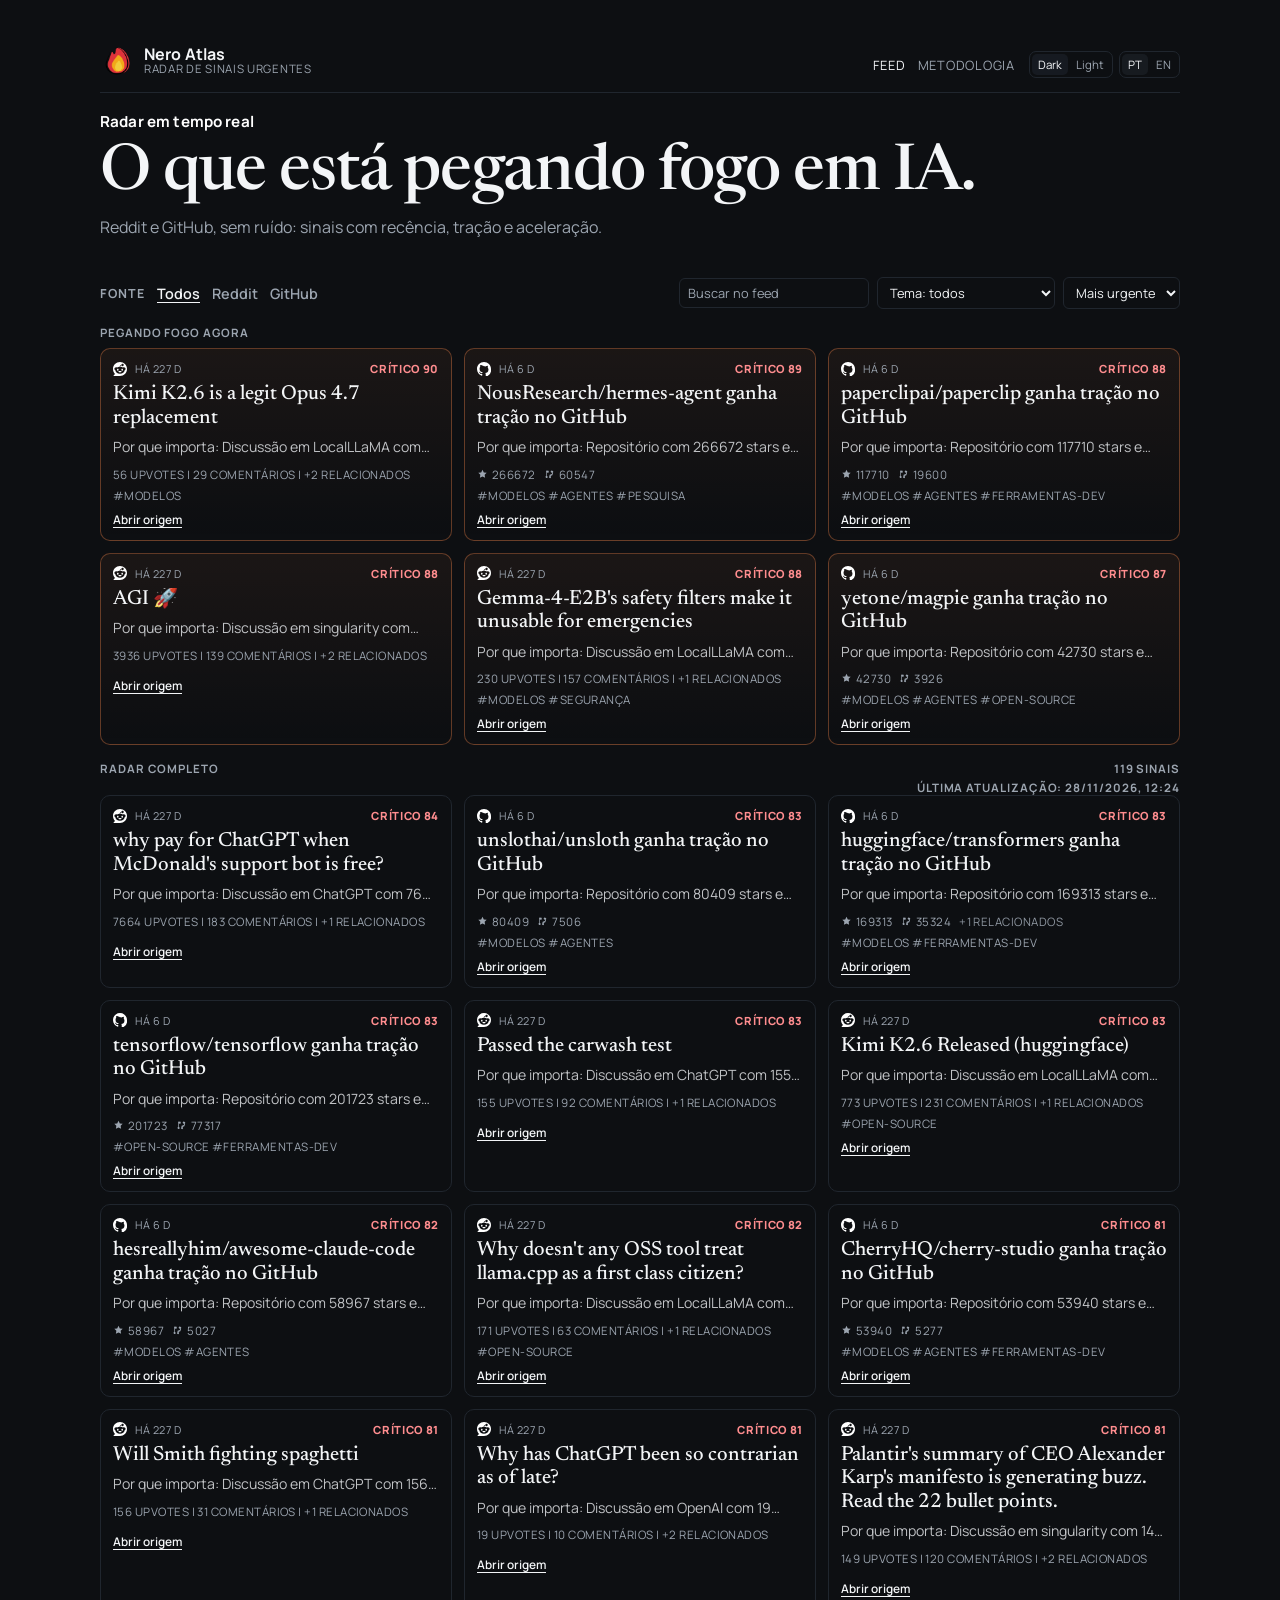
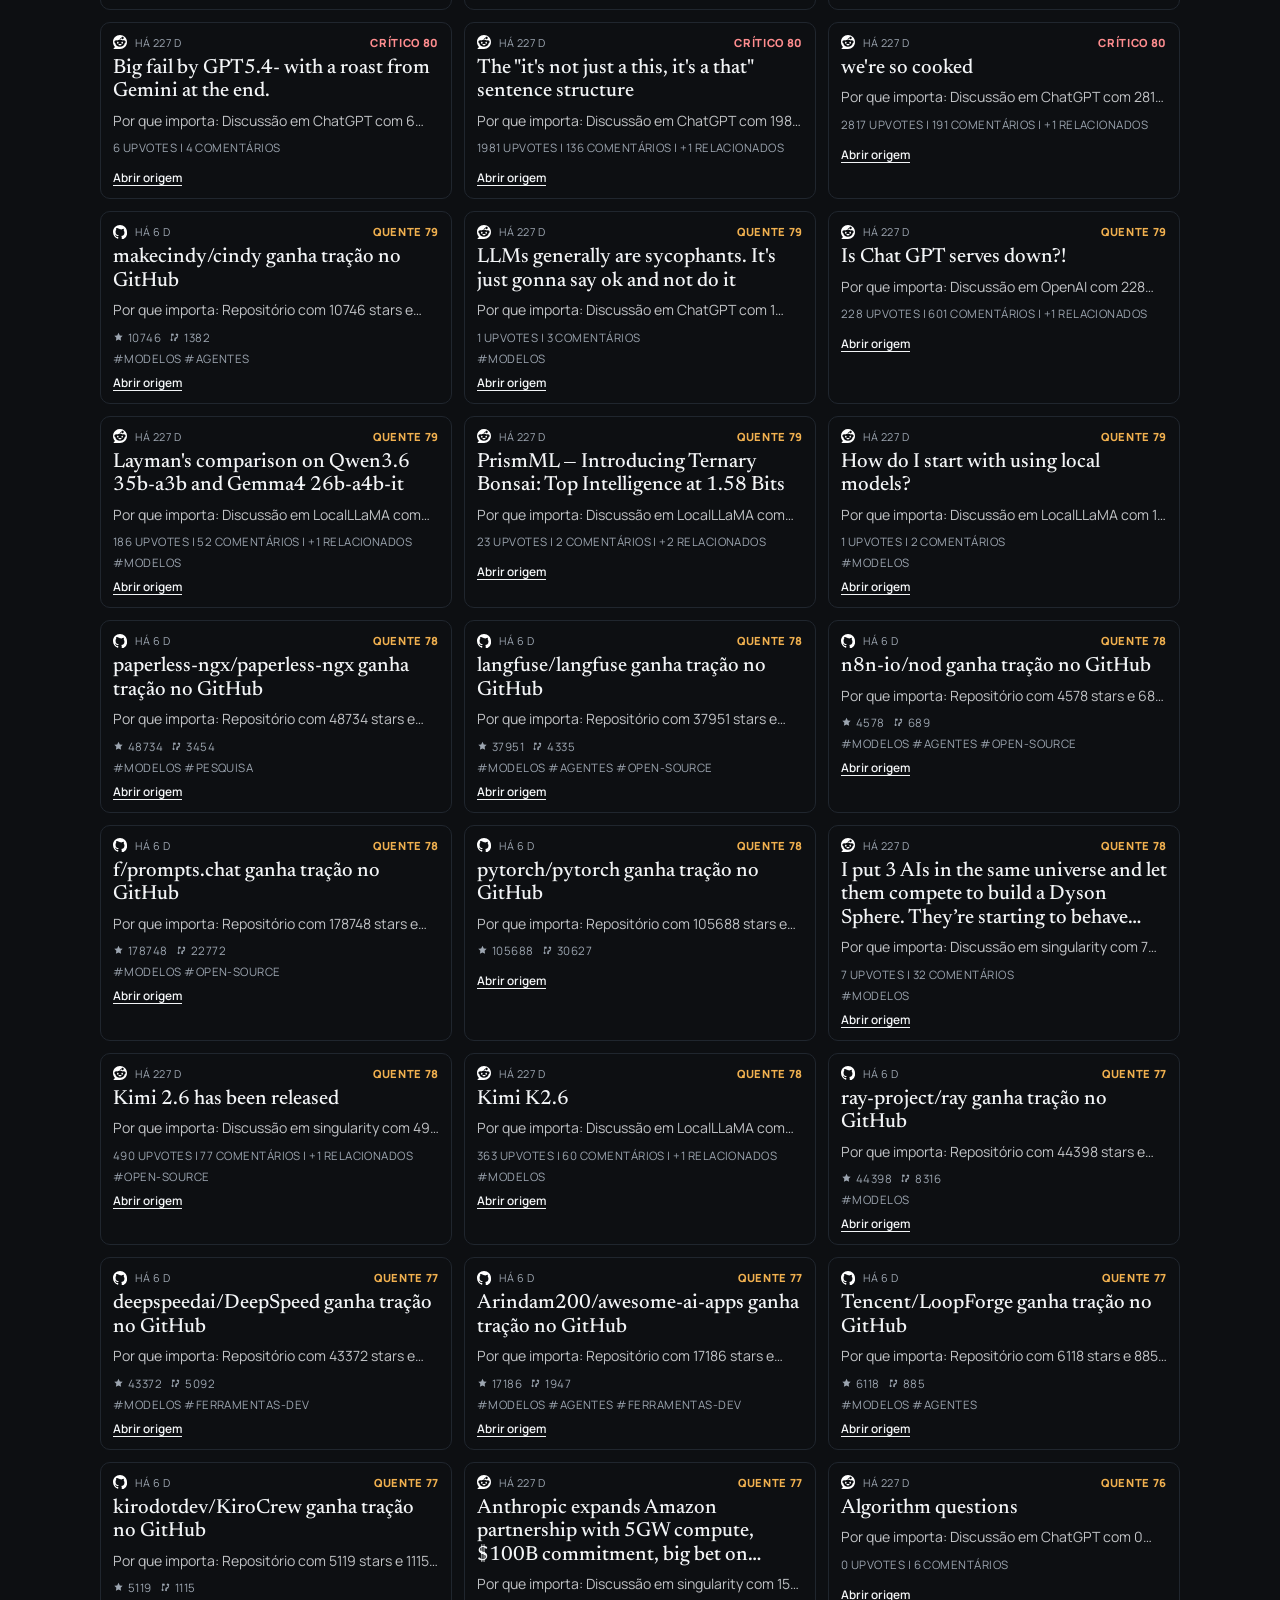
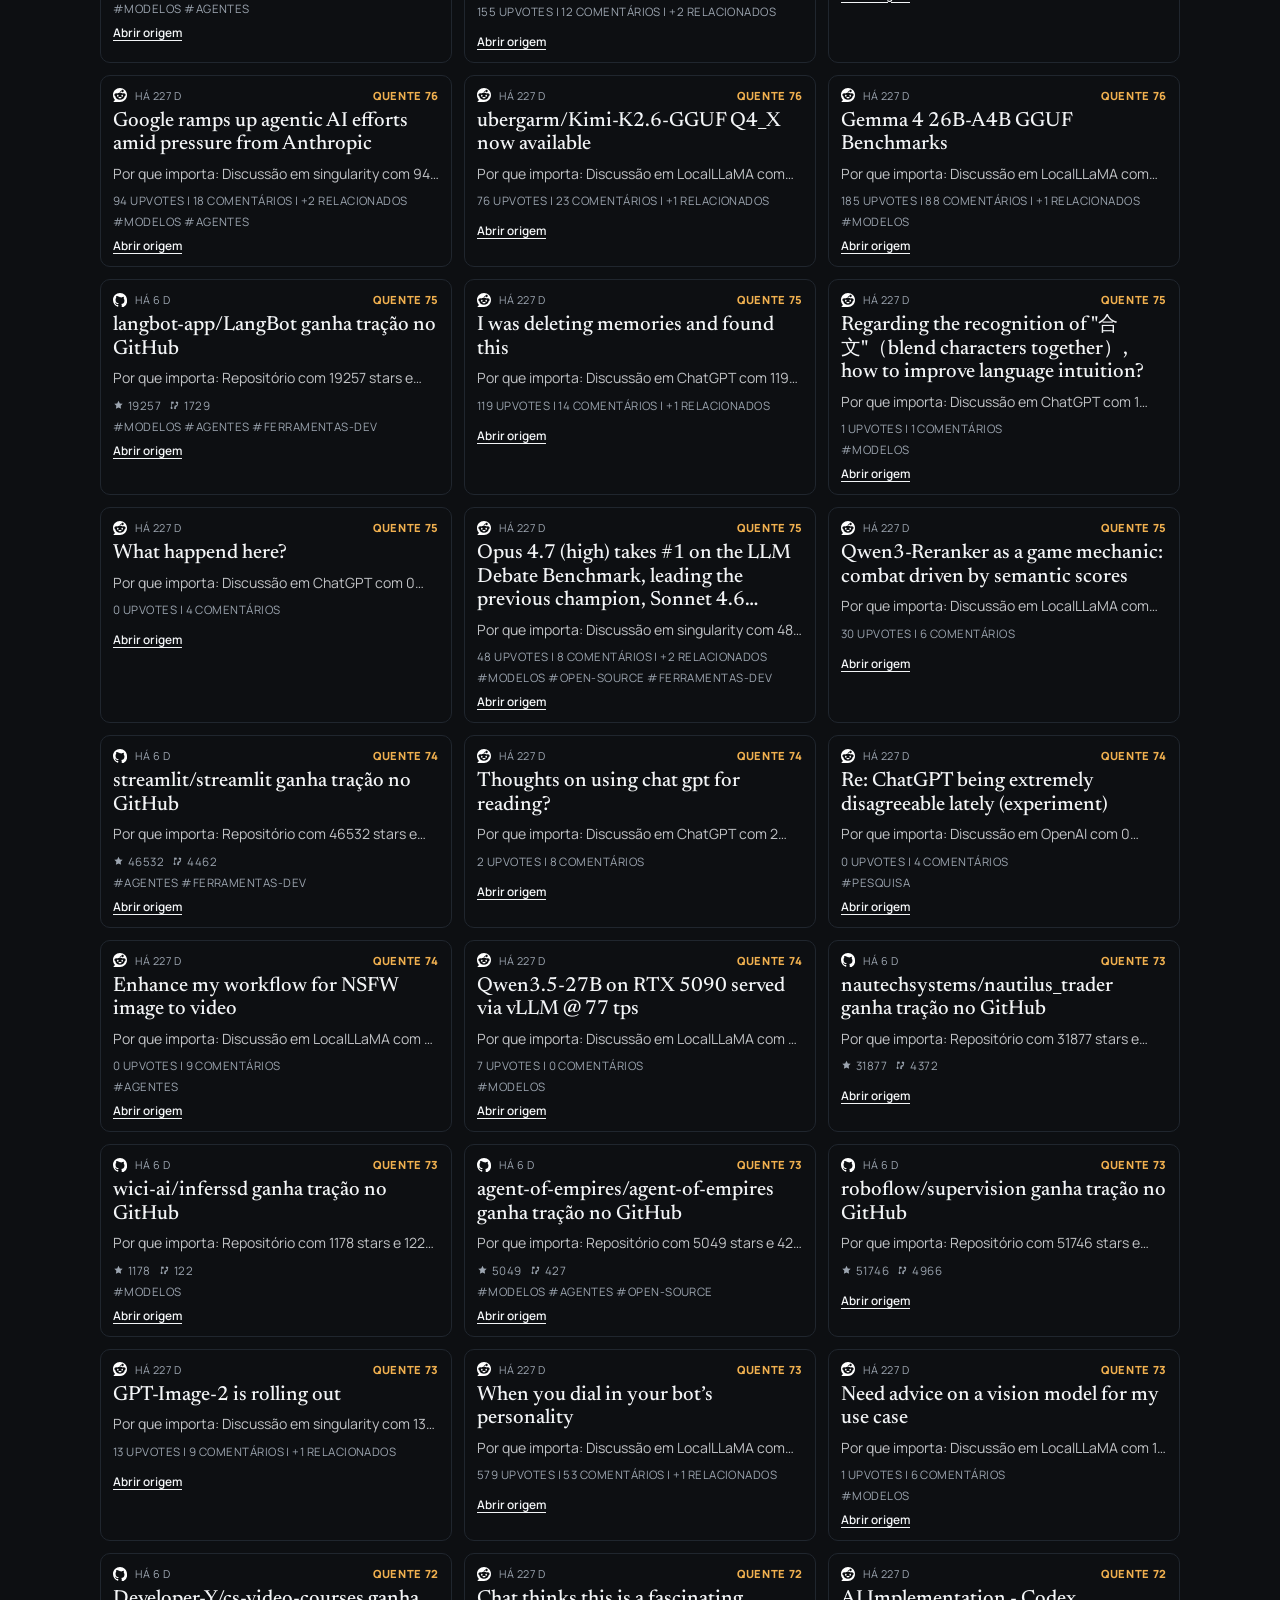
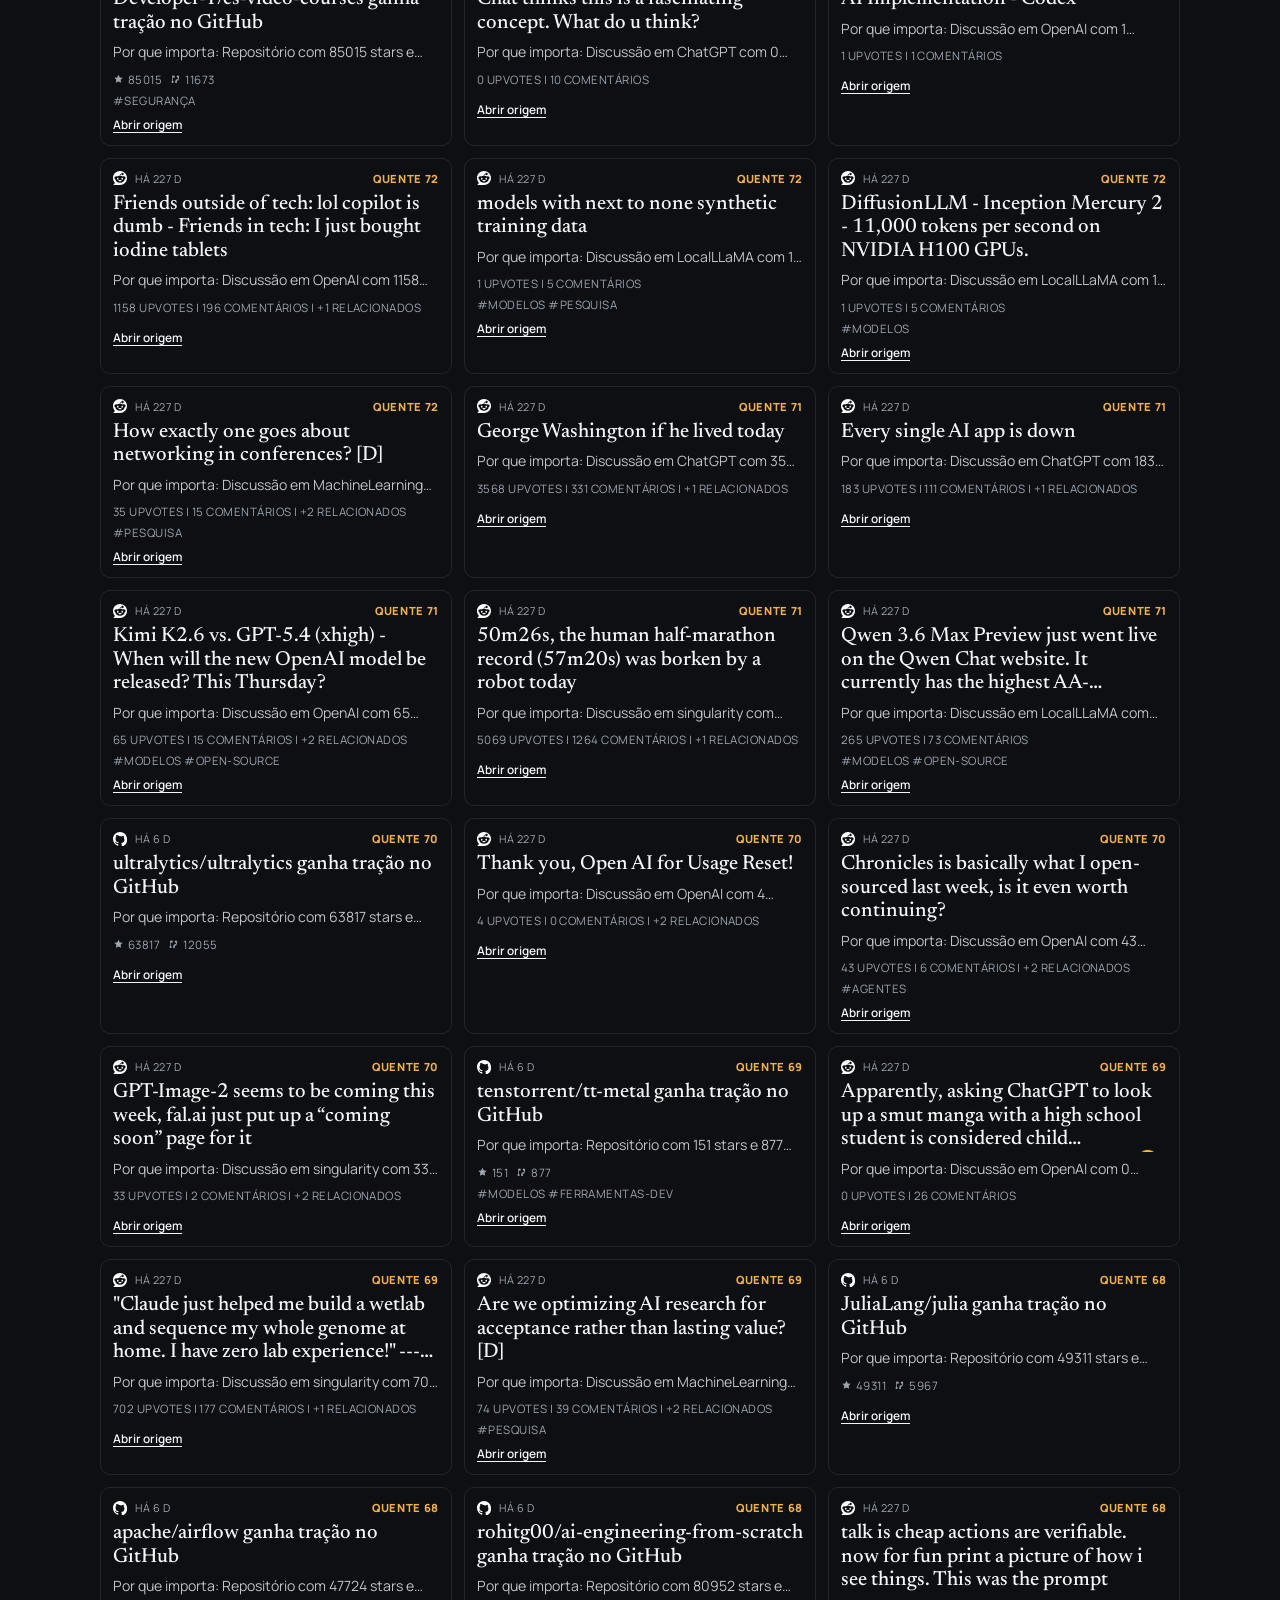
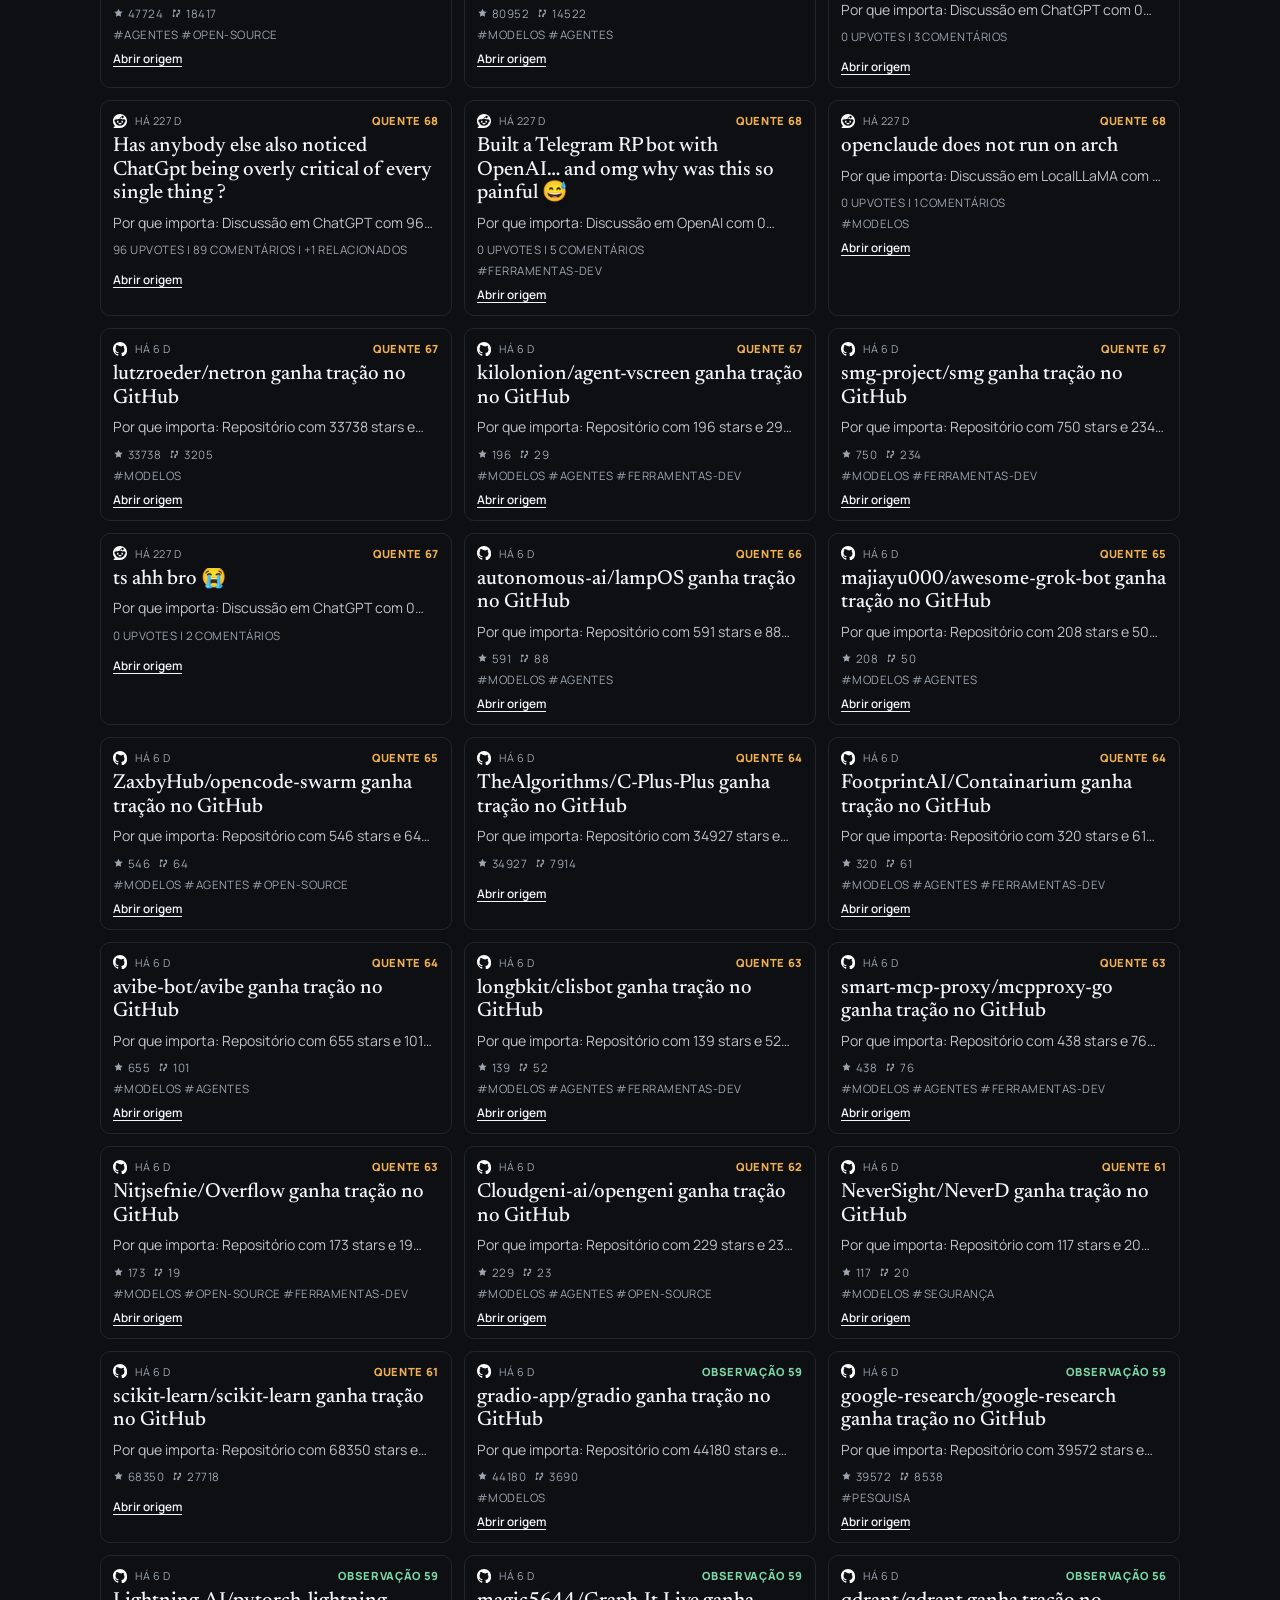
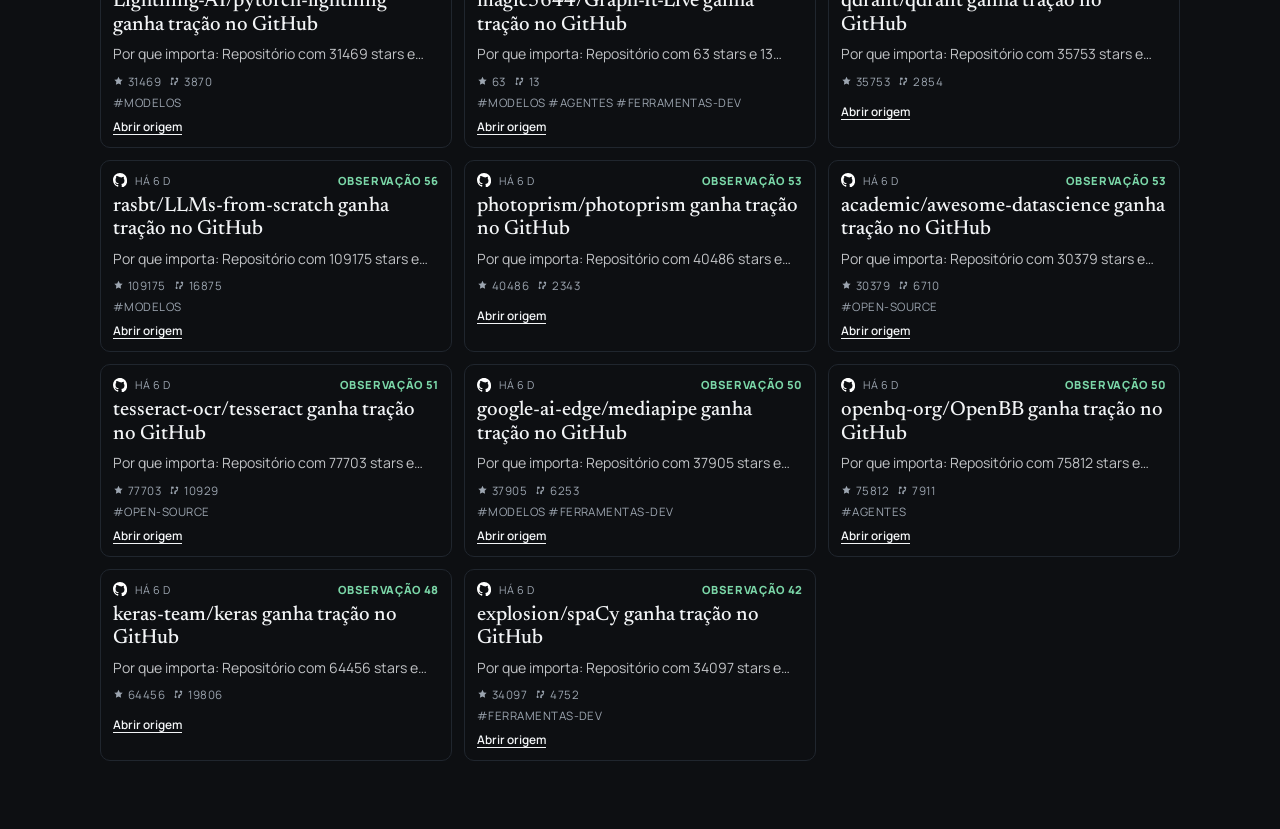
<file: index.html>
<!doctype html>
<html lang="pt-BR" data-theme="dark">
  <head>
    <meta charset="UTF-8" />
    <meta name="viewport" content="width=device-width, initial-scale=1.0" />
    <title>Nero Atlas - Sinais urgentes de IA</title>
    <link rel="icon" type="image/png" href="./neroicon.png" />
    <link rel="preconnect" href="https://fonts.googleapis.com" />
    <link rel="preconnect" href="https://fonts.gstatic.com" crossorigin />
    <link href="https://fonts.googleapis.com/css2?family=Manrope:wght@400;500;700;800&family=Newsreader:opsz,wght@6..72,400;6..72,500&display=swap" rel="stylesheet" />
    <link rel="stylesheet" href="styles.css" />
    <!-- Cloudflare Web Analytics -->
    <script defer src='https://static.cloudflareinsights.com/beacon.min.js' data-cf-beacon='{"token": "87cad28c889f435ca923506dc14a5b42"}'></script>
    <!-- End Cloudflare Web Analytics -->
  </head>
  <body>
    <main class="page">
      <header class="site-header">
        <div class="brand" aria-label="Nero Atlas">
          <span class="brand-mark" aria-hidden="true">
            <img src="./neroicon.png" alt="" />
          </span>
          <span class="brand-text">
            <strong>Nero Atlas</strong>
            <small data-i18n="brand_tagline">Radar de sinais urgentes</small>
          </span>
        </div>

        <div class="header-actions">
          <nav class="site-nav" aria-label="Navegação principal">
            <a href="./index.html" class="active" data-i18n="nav_feed">Feed</a>
            <a href="./methodology.html" data-i18n="nav_methodology">Metodologia</a>
          </nav>

          <div class="prefs" aria-label="Preferências">
            <div class="pref-group" role="group" aria-label="Tema">
              <button type="button" class="pref-btn" data-theme-value="dark">Dark</button>
              <button type="button" class="pref-btn" data-theme-value="light">Light</button>
            </div>
            <div class="pref-group" role="group" aria-label="Idioma">
              <button type="button" class="pref-btn" data-lang-value="pt">PT</button>
              <button type="button" class="pref-btn" data-lang-value="en">EN</button>
            </div>
          </div>
        </div>
      </header>

      <header class="hero">
        <p class="eyebrow" data-i18n="hero_eyebrow">Radar em tempo real</p>
        <h1 data-i18n="hero_title">O que está pegando fogo em IA.</h1>
        <p class="subtitle" data-i18n="hero_subtitle">Reddit e GitHub, sem ruído: sinais com recência, tração e aceleração.</p>
      </header>

      <section class="toolbar">
        <div class="filters" role="group" aria-label="Filtros por fonte">
          <span class="filter-label" data-i18n="filter_source">Fonte</span>
          <button class="filter-btn active" data-source="all" data-i18n="filter_all">Todos</button>
          <button class="filter-btn" data-source="reddit">Reddit</button>
          <button class="filter-btn" data-source="github">GitHub</button>
        </div>

        <div class="controls" role="group" aria-label="Busca e ordenação">
          <input id="search-input" class="control-input" type="search" placeholder="Buscar no feed" data-i18n-placeholder="search_placeholder" />

          <select id="topic-filter" class="control-select" aria-label="Filtro por tema">
            <option value="all" data-i18n="topic_all">Tema: todos</option>
          </select>

          <select id="sort-mode" class="control-select" aria-label="Ordenação">
            <option value="urgent" data-i18n="sort_urgent">Mais urgente</option>
            <option value="recent" data-i18n="sort_recent">Mais recente</option>
          </select>
        </div>

      </section>

      <section class="section-block">
        <p class="section-label" data-i18n="section_hot">Pegando fogo agora</p>
        <section id="hot-feed" class="feed hot-feed" aria-live="polite"></section>
      </section>

      <section class="section-block">
        <div class="section-head">
          <p class="section-label" data-i18n="section_full">Radar completo</p>
          <div class="section-meta">
            <p class="meta" id="meta"></p>
            <p class="meta" id="last-updated"></p>
          </div>
        </div>
        <section id="feed" class="feed" aria-live="polite"></section>
      </section>
    </main>

    <template id="signal-card-template">
      <article class="signal-card">
        <div class="card-topline">
          <span class="source" aria-hidden="true"></span>
          <span class="source-name visually-hidden"></span>
          <span class="time"></span>
          <span class="band"></span>
        </div>
        <h2 class="title">
          <a class="title-link" target="_blank" rel="noopener noreferrer"></a>
        </h2>
        <p class="summary"></p>
        <div class="card-bottomline">
          <span class="metrics"></span>
          <span class="tags"></span>
        </div>
        <a class="origin" target="_blank" rel="noopener noreferrer" data-i18n="open_origin">Abrir origem</a>
      </article>
    </template>

    <script src="ui-preferences.js"></script>
    <script src="app.js"></script>
  </body>
</html>
</file>
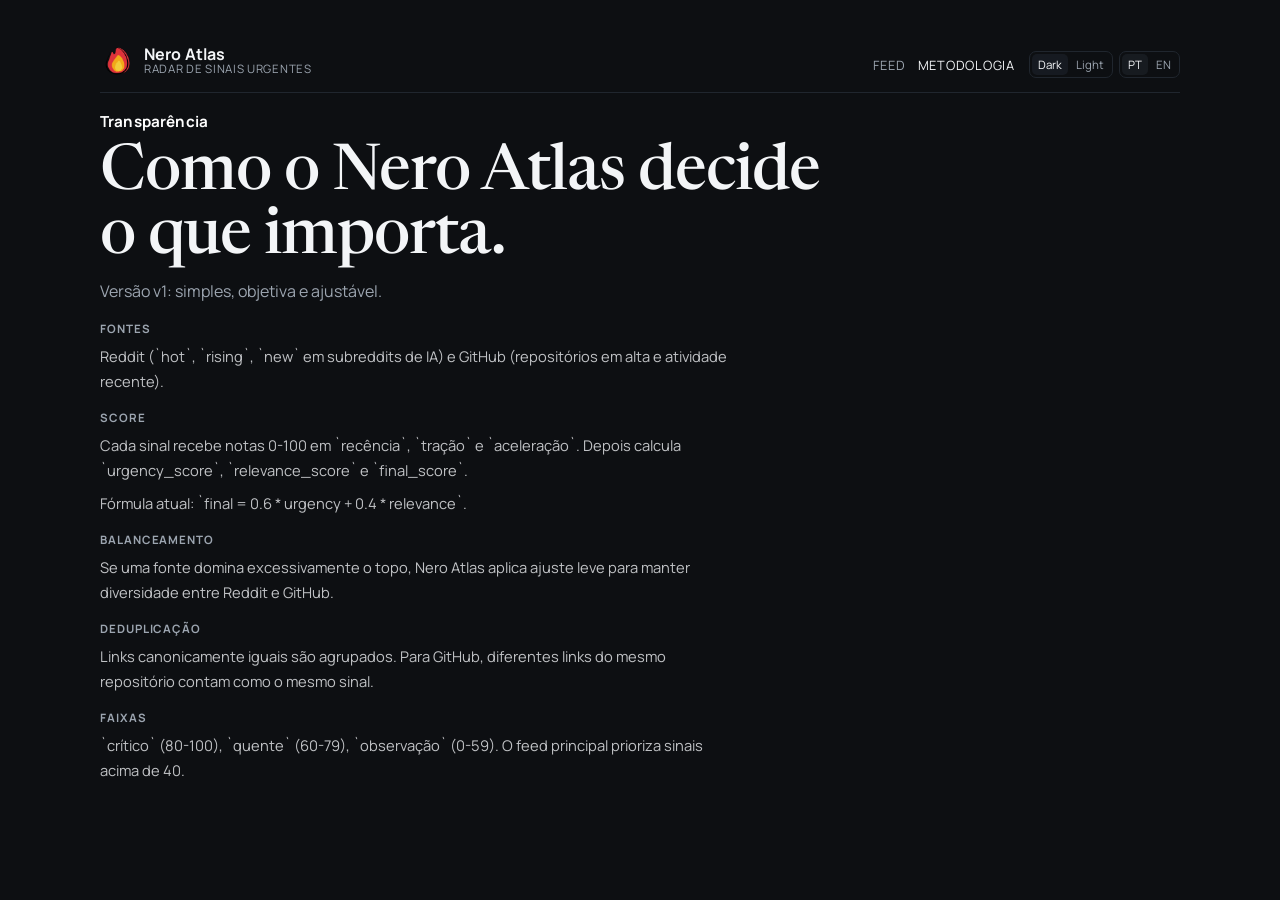
<file: methodology.html>
<!doctype html>
<html lang="pt-BR" data-theme="dark">
  <head>
    <meta charset="UTF-8" />
    <meta name="viewport" content="width=device-width, initial-scale=1.0" />
    <title>Nero Atlas - Metodologia</title>
    <link rel="icon" type="image/png" href="./neroicon.png" />
    <link rel="preconnect" href="https://fonts.googleapis.com" />
    <link rel="preconnect" href="https://fonts.gstatic.com" crossorigin />
    <link href="https://fonts.googleapis.com/css2?family=Manrope:wght@400;500;700;800&family=Newsreader:opsz,wght@6..72,400;6..72,500&display=swap" rel="stylesheet" />
    <link rel="stylesheet" href="styles.css" />
    <!-- Cloudflare Web Analytics -->
    <script defer src='https://static.cloudflareinsights.com/beacon.min.js' data-cf-beacon='{"token": "87cad28c889f435ca923506dc14a5b42"}'></script>
    <!-- End Cloudflare Web Analytics -->
  </head>
  <body>
    <main class="page">
      <header class="site-header">
        <div class="brand" aria-label="Nero Atlas">
          <span class="brand-mark" aria-hidden="true">
            <img src="./neroicon.png" alt="" />
          </span>
          <span class="brand-text">
            <strong>Nero Atlas</strong>
            <small data-i18n="brand_tagline">Radar de sinais urgentes</small>
          </span>
        </div>

        <div class="header-actions">
          <nav class="site-nav" aria-label="Navegação principal">
            <a href="./index.html" data-i18n="nav_feed">Feed</a>
            <a href="./methodology.html" class="active" data-i18n="nav_methodology">Metodologia</a>
          </nav>

          <div class="prefs" aria-label="Preferências">
            <div class="pref-group" role="group" aria-label="Tema">
              <button type="button" class="pref-btn" data-theme-value="dark">Dark</button>
              <button type="button" class="pref-btn" data-theme-value="light">Light</button>
            </div>
            <div class="pref-group" role="group" aria-label="Idioma">
              <button type="button" class="pref-btn" data-lang-value="pt">PT</button>
              <button type="button" class="pref-btn" data-lang-value="en">EN</button>
            </div>
          </div>
        </div>
      </header>

      <header class="hero method-hero">
        <p class="eyebrow" data-i18n="hero_eyebrow">Transparência</p>
        <h1 data-i18n="hero_title">Como o Nero decide o que importa.</h1>
        <p class="subtitle" data-i18n="hero_subtitle">Versão v1: simples, objetiva e ajustável.</p>
      </header>

      <section class="section-block">
        <p class="section-label" data-i18n="section_sources">Fontes</p>
        <p class="method-text" data-i18n="sources_text">Reddit (`hot`, `rising`, `new` em subreddits de IA) e GitHub (repositórios em alta e atividade recente).</p>
      </section>

      <section class="section-block">
        <p class="section-label" data-i18n="section_score">Score</p>
        <p class="method-text" data-i18n="score_text_a">Cada sinal recebe notas 0-100 em `recência`, `tração` e `aceleração`. Depois calcula `urgency_score`, `relevance_score` e `final_score`.</p>
        <p class="method-text" data-i18n="score_text_b">Fórmula atual: `final = 0.6 * urgency + 0.4 * relevance`.</p>
      </section>

      <section class="section-block">
        <p class="section-label" data-i18n="section_balance">Balanceamento</p>
        <p class="method-text" data-i18n="balance_text">Se uma fonte domina excessivamente o topo, Nero aplica ajuste leve para manter diversidade entre Reddit e GitHub.</p>
      </section>

      <section class="section-block">
        <p class="section-label" data-i18n="section_dedup">Deduplicação</p>
        <p class="method-text" data-i18n="dedup_text">Links canonicamente iguais são agrupados. Para GitHub, diferentes links do mesmo repositório contam como o mesmo sinal.</p>
      </section>

      <section class="section-block">
        <p class="section-label" data-i18n="section_bands">Faixas</p>
        <p class="method-text" data-i18n="bands_text">`crítico` (80-100), `quente` (60-79), `observação` (0-59). O feed principal prioriza sinais acima de 40.</p>
      </section>
    </main>
    <script src="ui-preferences.js"></script>
    <script src="methodology.js"></script>
  </body>
</html>
</file>
<file: styles.css>
:root {
  --bg: #0d0f12;
  --surface: #0d0f12;
  --text: #f3f5f7;
  --muted: #9ca5b0;
  --line: #20262e;
  --hot: #f0b04f;
  --critical: #ff8d8f;
  --watch: #7bd7a8;
  --accent: #ffffff;
  --ember: #ff8a4c;
}

html[data-theme="light"] {
  --bg: #f6f4ef;
  --surface: #ffffff;
  --text: #11161d;
  --muted: #5d6978;
  --line: #dde3ea;
  --hot: #b56707;
  --critical: #c63538;
  --watch: #2d8d65;
  --accent: #0f1822;
}

* {
  box-sizing: border-box;
}

html,
body {
  background: var(--bg);
}

body {
  margin: 0;
  min-height: 100vh;
  padding: 44px 0 68px;
  font-family: "Manrope", "Segoe UI", sans-serif;
  color: var(--text);
  background: var(--bg);
}

.page {
  width: min(1080px, 92vw);
  margin: 0 auto;
}

.hero {
  max-width: 760px;
}

.site-header {
  width: 100%;
  display: flex;
  align-items: flex-end;
  justify-content: space-between;
  gap: 16px;
  padding-bottom: 14px;
  border-bottom: 1px solid var(--line);
}

.header-actions {
  display: inline-flex;
  align-items: center;
  gap: 14px;
}

.site-nav {
  display: inline-flex;
  align-items: center;
  gap: 12px;
}

.prefs {
  display: inline-flex;
  align-items: center;
  gap: 6px;
}

.pref-group {
  display: inline-flex;
  align-items: center;
  gap: 2px;
  border: 1px solid var(--line);
  border-radius: 7px;
  padding: 2px;
}

.pref-btn {
  border: 0;
  background: transparent;
  color: var(--muted);
  font: inherit;
  font-size: 0.72rem;
  padding: 3px 6px;
  border-radius: 5px;
  cursor: pointer;
}

.pref-btn.active {
  color: var(--text);
  background: color-mix(in srgb, var(--line) 52%, transparent);
}

.site-nav a {
  color: var(--muted);
  text-decoration: none;
  font-size: 0.8rem;
  text-transform: uppercase;
  letter-spacing: 0.06em;
}

.site-nav a.active,
.site-nav a:hover {
  color: var(--text);
}

.brand {
  display: inline-flex;
  align-items: center;
  gap: 10px;
}

.brand-mark {
  width: 34px;
  height: 34px;
  display: inline-flex;
  color: var(--ember);
}

.brand-mark svg {
  width: 34px;
  height: 34px;
}

.brand-mark img {
  width: 34px;
  height: 34px;
  display: block;
  object-fit: contain;
}

.brand-text {
  display: inline-flex;
  flex-direction: column;
  line-height: 1.1;
}

.brand-text strong {
  font-size: 1rem;
  letter-spacing: 0.01em;
}

.brand-text small {
  color: var(--muted);
  font-size: 0.72rem;
  text-transform: uppercase;
  letter-spacing: 0.06em;
}

.hero {
  margin-top: 18px;
}

.hero h1 {
  margin: 10px 0 8px;
  font-family: "Newsreader", Georgia, serif;
  font-size: clamp(1.5rem, 5.2vw, 4rem);
  line-height: 1;
  letter-spacing: -0.015em;
  font-weight: 500;
  white-space: nowrap;
}

.method-hero h1,
.method-hero .subtitle {
  white-space: normal;
}

.method-hero .subtitle {
  max-width: 62ch;
}

.eyebrow {
  margin: 0;
  font-size: 0.95rem;
  letter-spacing: 0.01em;
  font-weight: 700;
  color: var(--accent);
}

.subtitle {
  margin: 0;
  max-width: none;
  color: var(--muted);
  line-height: 1.7;
  font-size: clamp(0.7rem, 2.2vw, 1rem);
  white-space: nowrap;
}

.toolbar {
  margin-top: 36px;
  margin-bottom: 12px;
  display: flex;
  flex-wrap: wrap;
  gap: 10px;
  align-items: center;
  justify-content: space-between;
  width: 100%;
}

.section-head {
  display: flex;
  align-items: baseline;
  justify-content: space-between;
  gap: 12px;
}

.section-meta {
  display: inline-flex;
  align-items: flex-end;
  flex-direction: column;
  gap: 4px;
}

.section-block {
  margin-top: 16px;
}

.section-label {
  margin: 0 0 8px;
  color: var(--muted);
  font-size: 0.72rem;
  text-transform: uppercase;
  letter-spacing: 0.08em;
  font-weight: 700;
}

.method-text {
  margin: 0 0 8px;
  max-width: 70ch;
  color: color-mix(in srgb, var(--text) 78%, var(--bg));
  line-height: 1.7;
  font-size: 0.92rem;
}

.filters {
  display: flex;
  align-items: center;
  gap: 12px;
}

.filter-label {
  font-size: 0.78rem;
  text-transform: uppercase;
  letter-spacing: 0.08em;
  color: var(--muted);
  font-weight: 700;
}

.filter-btn {
  border: 0;
  background: transparent;
  font-family: inherit;
  padding: 0;
  border-radius: 0;
  cursor: pointer;
  color: var(--muted);
  font-weight: 600;
  font-size: 0.9rem;
  text-decoration: underline;
  text-decoration-color: transparent;
  text-underline-offset: 3px;
  transition: color 140ms ease, text-decoration-color 140ms ease;
}

.filter-btn.active {
  color: var(--text);
  text-decoration-color: var(--text);
}

.meta {
  margin: 0;
  color: var(--muted);
  font-size: 0.72rem;
  letter-spacing: 0.08em;
  text-transform: uppercase;
  font-weight: 700;
}

.controls {
  display: inline-flex;
  align-items: center;
  gap: 8px;
  margin-left: auto;
  justify-content: flex-end;
}

.control-input,
.control-select {
  border: 1px solid var(--line);
  background: transparent;
  color: var(--text);
  font: inherit;
  font-size: 0.8rem;
  padding: 5px 8px;
  border-radius: 6px;
}

.control-input {
  width: 190px;
}

.control-input::placeholder {
  color: var(--muted);
}

.control-input:focus,
.control-select:focus {
  outline: none;
  border-color: #3a4759;
}

.feed {
  display: grid;
  grid-template-columns: repeat(2, minmax(0, 1fr));
  gap: 12px;
}

.signal-card {
  border: 1px solid var(--line);
  border-radius: 10px;
  padding: 12px 12px 11px;
  background: transparent;
  animation: reveal 260ms ease;
}

.signal-card.hot-card {
  border-color: rgba(255, 138, 76, 0.35);
  background: linear-gradient(180deg, rgba(255, 138, 76, 0.06) 0%, rgba(255, 138, 76, 0) 100%);
}

@keyframes reveal {
  from {
    opacity: 0;
    transform: translateY(6px);
  }
  to {
    opacity: 1;
    transform: translateY(0);
  }
}

.card-topline,
.card-bottomline {
  display: flex;
  flex-wrap: wrap;
  gap: 8px;
  align-items: center;
}

.card-topline {
  font-size: 0.68rem;
  color: var(--muted);
  letter-spacing: 0.05em;
  text-transform: uppercase;
}

.source {
  display: inline-flex;
  width: 14px;
  height: 14px;
  color: var(--accent);
}

.source svg {
  width: 14px;
  height: 14px;
}

.visually-hidden {
  position: absolute;
  width: 1px;
  height: 1px;
  padding: 0;
  margin: -1px;
  overflow: hidden;
  clip: rect(0, 0, 0, 0);
  white-space: nowrap;
  border: 0;
}

.band {
  margin-left: auto;
  padding: 0;
  border-radius: 0;
  font-size: 0.7rem;
  font-weight: 800;
  letter-spacing: 0.06em;
  background: transparent;
}

.band.critico {
  color: var(--critical);
}

.band.quente {
  color: var(--hot);
}

.band.observacao {
  color: var(--watch);
}

.title {
  margin: 7px 0 6px;
  font-family: "Newsreader", Georgia, serif;
  font-size: clamp(1.15rem, 1.6vw, 1.45rem);
  line-height: 1.15;
  font-weight: 500;
  display: -webkit-box;
  -webkit-box-orient: vertical;
  -webkit-line-clamp: 3;
  overflow: hidden;
}

.title-link {
  color: var(--text);
  text-decoration: none;
}

.title-link:hover {
  text-decoration: underline;
  text-decoration-thickness: 1px;
  text-underline-offset: 3px;
}

.summary {
  margin: 0;
  color: color-mix(in srgb, var(--text) 78%, var(--bg));
  line-height: 1.52;
  font-size: 0.88rem;
  display: -webkit-box;
  -webkit-box-orient: vertical;
  -webkit-line-clamp: 1;
  overflow: hidden;
}

.card-bottomline {
  margin-top: 9px;
  font-size: 0.72rem;
  color: var(--muted);
  text-transform: uppercase;
  letter-spacing: 0.04em;
  display: flex;
  flex-direction: column;
  align-items: flex-start;
  gap: 6px;
}

.metrics {
  display: inline-flex;
  align-items: center;
  gap: 8px;
}

.metric-chip {
  display: inline-flex;
  align-items: center;
  gap: 4px;
}

.metric-chip svg {
  width: 11px;
  height: 11px;
}

.related {
  opacity: 0.9;
}

.tags {
  display: block;
  width: 100%;
}

.origin {
  display: inline-block;
  margin-top: 8px;
  color: var(--text);
  font-weight: 600;
  font-size: 0.74rem;
  text-decoration-thickness: 1px;
  text-underline-offset: 3px;
}

.origin:hover {
  opacity: 0.7;
}

.empty {
  grid-column: 1 / -1;
  border: 1px dashed var(--line);
  border-radius: 10px;
  padding: 16px;
  color: var(--text);
  background: var(--surface);
}

@media (max-width: 680px) {
  body {
    padding-top: 30px;
  }

  .page {
    width: min(760px, 93vw);
    margin-top: 0;
  }

  .toolbar {
    align-items: flex-start;
    flex-direction: column;
  }

  .site-header {
    align-items: flex-start;
    flex-direction: column;
    gap: 10px;
  }

  .header-actions {
    width: 100%;
    justify-content: space-between;
    flex-wrap: wrap;
    gap: 10px;
  }

  .site-nav {
    gap: 10px;
  }

  .controls {
    width: 100%;
    flex-wrap: wrap;
    margin-left: 0;
  }

  .control-input {
    width: 100%;
  }

  .meta {
    margin-left: 0;
  }

  .section-head {
    align-items: flex-start;
    flex-direction: column;
    gap: 4px;
  }

  .section-meta {
    align-items: flex-start;
  }

  .feed {
    grid-template-columns: 1fr;
    gap: 8px;
  }

  .band {
    margin-left: 0;
  }

  .title {
    font-size: 1.22rem;
  }
}

@media (min-width: 1220px) {
  .feed {
    grid-template-columns: repeat(3, minmax(0, 1fr));
  }
}
</file>
